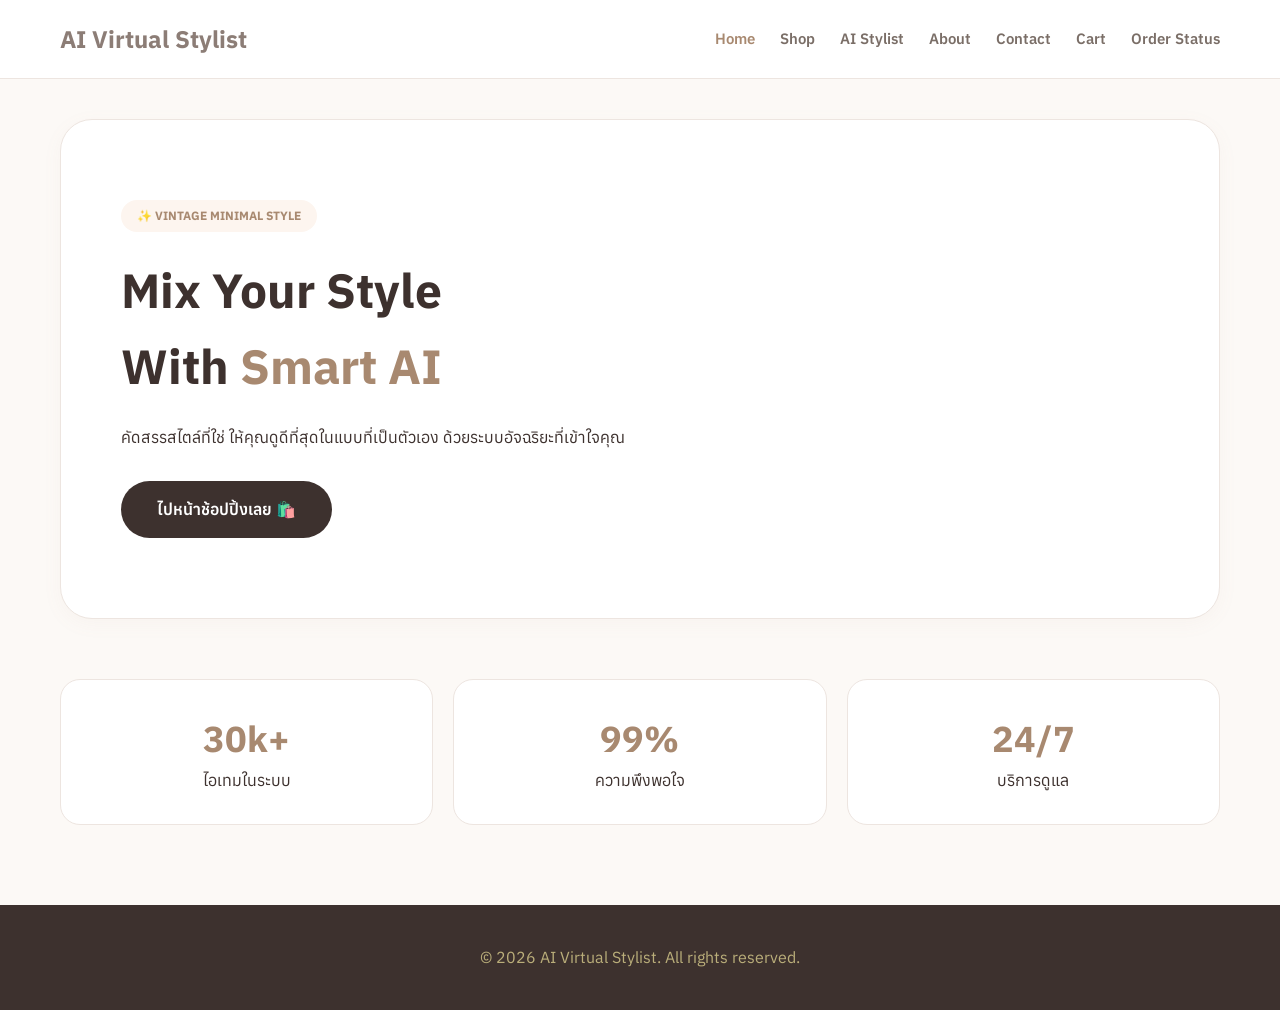
<file: index.html>
<!DOCTYPE html>
<html lang="th">
<head>
    <meta charset="UTF-8">
    <meta name="viewport" content="width=device-width, initial-scale=1.0">
    <title>AI Virtual Stylist - Home</title>
    <link href="https://fonts.googleapis.com/css2?family=Anuphan:wght@300;400;500;600;700&display=swap" rel="stylesheet">
    <style>
        :root {
            --primary-brown: #8c7d76;
            --accent-brown: #a88970;
            --bg-cream: #fcf9f6;
            --text-dark: #3d312e;
            --border-color: #ede5e0;
        }

        * { margin: 0; padding: 0; box-sizing: border-box; font-family: 'Anuphan', sans-serif; }
        body { background-color: var(--bg-cream); color: var(--text-dark); line-height: 1.6; }
        a { text-decoration: none; color: inherit; }

        header { background-color: rgba(255, 255, 255, 0.95); border-bottom: 1px solid var(--border-color); position: sticky; top: 0; z-index: 1000; }
        .navbar { max-width: 1200px; margin: 0 auto; display: flex; justify-content: space-between; align-items: center; padding: 20px; }
        .logo { font-size: 24px; font-weight: 700; color: var(--primary-brown); }
        .nav-links { display: flex; list-style: none; gap: 25px; }
        .nav-links a { font-weight: 600; font-size: 15px; color: #7a6e67; transition: 0.3s; }
        .nav-links a:hover, .nav-links a.active { color: var(--accent-brown); }

        .hero-container { max-width: 1200px; margin: 40px auto; padding: 0 20px; }
        .hero-banner { background: #ffffff; border: 1px solid var(--border-color); border-radius: 32px; display: grid; grid-template-columns: 1.1fr 0.9fr; overflow: hidden; box-shadow: 0 5px 20px rgba(168,137,112,0.05); }
        .hero-text-side { padding: 80px 60px; }
        
        /* ส่วนที่ใส่รูปภาพ */
        .hero-img-side { 
            background-image: url('https://images.unsplash.com/photo-1523381210434-271e8be1f52b?q=80&w=1000&auto=format&fit=crop'); 
            background-size: cover; 
            background-position: center; 
            min-height: 400px; 
        }

        .badge-ai { background: #fdf5ef; color: var(--accent-brown); padding: 6px 16px; border-radius: 30px; font-weight: 700; font-size: 12px; margin-bottom: 20px; display: inline-block; }
        h1 { font-size: 48px; color: var(--text-dark); margin-bottom: 20px; }
        h1 span { color: var(--accent-brown); }
        .btn-primary { background: var(--text-dark); color: white; padding: 16px 36px; border-radius: 30px; font-weight: 600; transition: 0.3s; display: inline-block; }
        .btn-primary:hover { background: var(--accent-brown); }
        .btn-secondary { background: transparent; border: 2px solid var(--border-color); color: var(--text-dark); padding: 16px 36px; border-radius: 30px; font-weight: 600; transition: 0.3s; }
        .btn-secondary:hover { border-color: var(--accent-brown); color: var(--accent-brown); }

        .stat-card { background: white; border: 1px solid var(--border-color); padding: 30px; border-radius: 20px; text-align: center; }
        .stat-number { color: var(--accent-brown); font-size: 36px; font-weight: 700; }

        footer { background: var(--text-dark); color: #baae7a; text-align: center; padding: 40px; margin-top: 80px; }
    </style>
</head>
<body>
    <header>
        <nav class="navbar">
            <div class="logo">AI Virtual Stylist</div>
            <ul class="nav-links">
                <li><a href="index.html" class="active">Home</a></li>
                <li><a href="shop.html">Shop</a></li>
                <li><a href="stylist.html">AI Stylist</a></li>
                <li><a href="about.html">About</a></li>
                <li><a href="contact.html">Contact</a></li>
                <li><a href="Cart.html">Cart</a></li>
                <li><a href="order-success.html">Order Status </a></li>
                
             
            </ul>
        </nav>
    </header>

    <main class="hero-container">
        <div class="hero-banner">
            <div class="hero-text-side">
                <span class="badge-ai">✨ VINTAGE MINIMAL STYLE</span>
                <h1>Mix Your Style<br>With <span>Smart AI</span></h1>
                <p>คัดสรรสไตล์ที่ใช่ ให้คุณดูดีที่สุดในแบบที่เป็นตัวเอง ด้วยระบบอัจฉริยะที่เข้าใจคุณ</p>
                <div style="margin-top: 30px; display: flex; gap: 15px;">
                    <a href="shop.html" class="btn-primary">ไปหน้าช้อปปิ้งเลย 🛍️</a>
                    
                </div>
            </div>
            <!-- รูปภาพถูกใส่ตรงนี้แล้วค่ะ -->
            <div class="hero-img-side"></div>
        </div>
    </main>

    <section style="max-width: 1200px; margin: 60px auto; display: grid; grid-template-columns: repeat(3, 1fr); gap: 20px; padding: 0 20px;">
        <div class="stat-card"><div class="stat-number">30k+</div><div class="stat-label">ไอเทมในระบบ</div></div>
        <div class="stat-card"><div class="stat-number">99%</div><div class="stat-label">ความพึงพอใจ</div></div>
        <div class="stat-card"><div class="stat-number">24/7</div><div class="stat-label">บริการดูแล</div></div>
    </section>

    <footer><p>&copy; 2026 AI Virtual Stylist. All rights reserved.</p></footer>
</body>
</html>
</file>
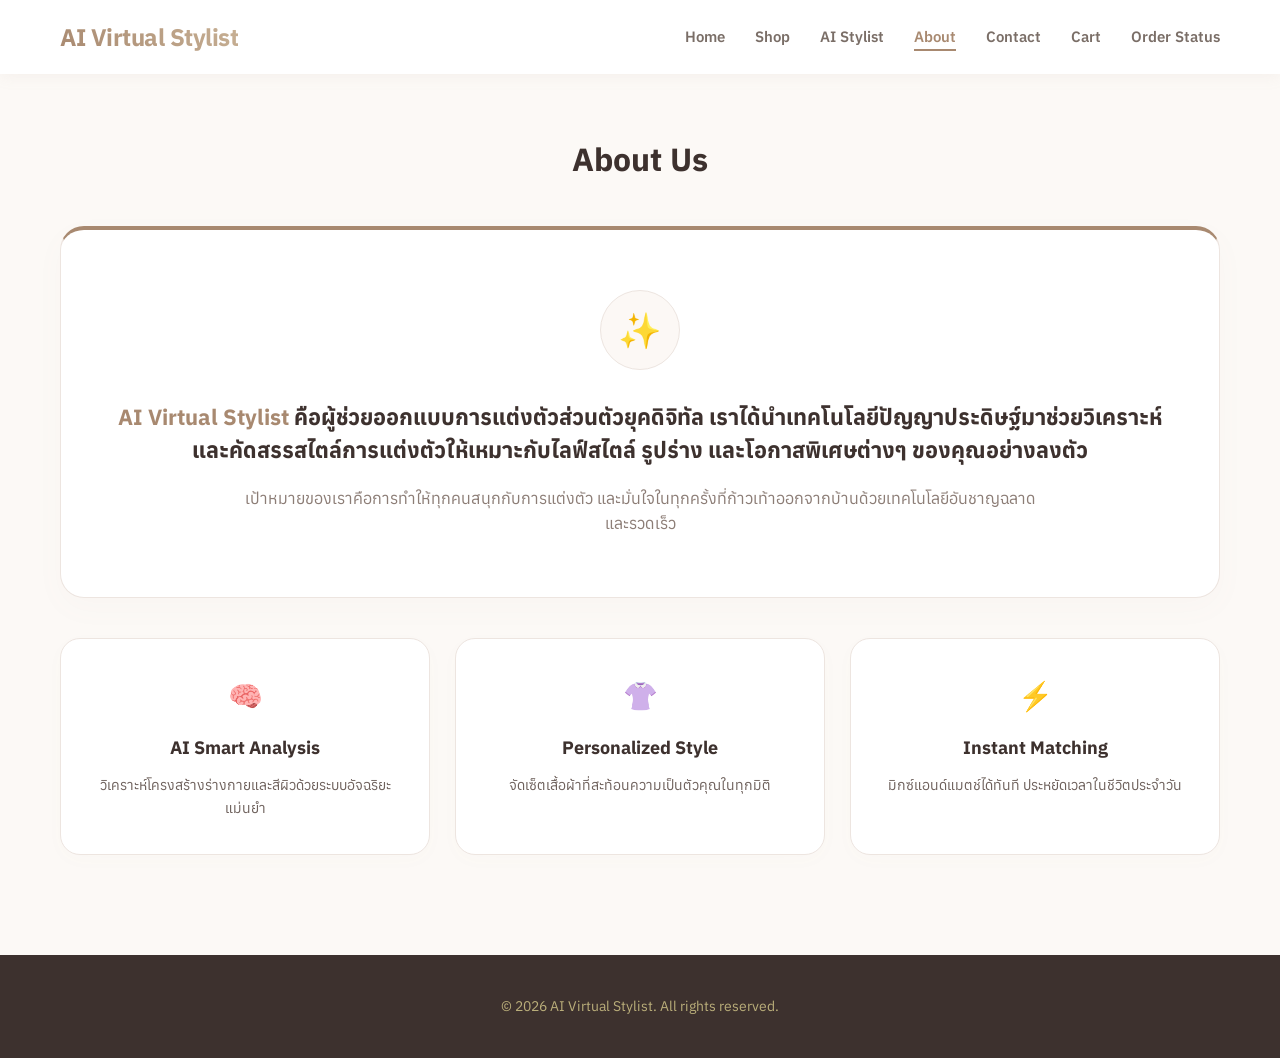
<file: about.html>
<!DOCTYPE html>
<html lang="th">
<head>
    <meta charset="UTF-8">
    <meta name="viewport" content="width=device-width, initial-scale=1.0">
    <title>AI Virtual Stylist - About</title>
    <link rel="preconnect" href="https://fonts.googleapis.com">
    <link rel="preconnect" href="https://fonts.gstatic.com" crossorigin>
    <link href="https://fonts.googleapis.com/css2?family=Anuphan:wght@300;400;500;600;700&display=swap" rel="stylesheet">
    <style>
        * {
            margin: 0;
            padding: 0;
            box-sizing: border-box;
            font-family: 'Anuphan', sans-serif;
        }

        body {
            background-color: #fcf9f6;
            color: #4a3e3d;
            line-height: 1.6;
        }

        a {
            text-decoration: none;
            color: inherit;
        }

        /* --- Navigation Bar --- */
        header {
            background-color: rgba(255, 255, 255, 0.95);
            backdrop-filter: blur(10px);
            box-shadow: 0 2px 15px rgba(180,160,150,0.1);
            position: sticky;
            top: 0;
            z-index: 1000;
        }

        .navbar {
            max-width: 1200px;
            margin: 0 auto;
            display: flex;
            justify-content: space-between;
            align-items: center;
            padding: 18px 20px;
        }

        .logo {
            font-size: 24px;
            font-weight: 700;
            background: linear-gradient(45deg, #a88970, #c8b195);
            -webkit-background-clip: text;
            -webkit-text-fill-color: transparent;
            letter-spacing: -0.5px;
        }

        .nav-links {
            display: flex;
            list-style: none;
            gap: 30px;
        }

        .nav-links a {
            font-weight: 600;
            font-size: 15px;
            color: #7a6e67;
            transition: all 0.3s ease;
            position: relative;
            padding: 5px 0;
        }

        .nav-links a:hover, .nav-links a.active {
            color: #a88970;
        }

        .nav-links a::after {
            content: '';
            position: absolute;
            bottom: 0;
            left: 0;
            width: 0;
            height: 2px;
            background: #a88970;
            transition: width 0.3s ease;
        }

        .nav-links a:hover::after, .nav-links a.active::after {
            width: 100%;
        }

        /* --- Main Content --- */
        .about-container {
            max-width: 1200px;
            margin: 60px auto;
            padding: 0 20px;
        }

        .about-title {
            text-align: center;
            font-size: 32px;
            font-weight: 700;
            color: #3d312e;
            margin-bottom: 40px;
        }

        /* การ์ดเนื้อหาหลักแบบ Vintage คลีนๆ */
        .main-card {
            background: white;
            border: 1px solid #ede5e0;
            border-top: 4px solid #a88970; /* เปลี่ยนจากแถบสีนีออนเป็นสีน้ำตาล */
            border-radius: 24px;
            padding: 60px 40px;
            text-align: center;
            box-shadow: 0 10px 30px rgba(168,137,112,0.03);
            margin-bottom: 40px;
        }

        .main-icon {
            width: 80px;
            height: 80px;
            background-color: #fcf8f5;
            border: 1px solid #ede5e0;
            border-radius: 50%;
            display: flex;
            align-items: center;
            justify-content: center;
            margin: 0 auto 30px auto;
            font-size: 35px;
        }

        .main-card h2 {
            font-size: 22px;
            color: #3d312e;
            margin-bottom: 20px;
            line-height: 1.5;
        }

        .main-card h2 span {
            color: #a88970;
        }

        .main-card p {
            font-size: 16px;
            color: #8c7d76;
            max-width: 800px;
            margin: 0 auto;
        }

        /* --- Sub Features Grid --- */
        .sub-grid {
            display: grid;
            grid-template-columns: repeat(auto-fit, minmax(280px, 1fr));
            gap: 25px;
        }

        .sub-card {
            background: white;
            border: 1px solid #ede5e0;
            border-radius: 20px;
            padding: 35px 25px;
            text-align: center;
            box-shadow: 0 5px 20px rgba(168,137,112,0.02);
        }

        .sub-icon {
            font-size: 28px;
            margin-bottom: 15px;
            display: block;
        }

        .sub-card h3 {
            font-size: 18px;
            color: #3d312e;
            margin-bottom: 12px;
        }

        .sub-card p {
            font-size: 14px;
            color: #6e615c;
        }

        /* --- Footer --- */
        footer {
            background: #3d312e;
            color: #baae7a;
            text-align: center;
            padding: 40px 20px;
            font-size: 14px;
            margin-top: 100px;
        }
    </style>
</head>
<body>

    <header>
        <nav class="navbar">
            <div class="logo">AI Virtual Stylist</div>
            <ul class="nav-links">
                <li><a href="index.html">Home</a></li>
                <li><a href="shop.html">Shop</a></li>
                <li><a href="stylist.html">AI Stylist</a></li>
                <li><a href="about.html" class="active">About</a></li>
                <li><a href="contact.html">Contact</a></li>
                <li><a href="Cart.html">Cart</a></li>
                <li><a href="order-success.html">Order Status </a></li>
                
                
            </ul>
        </nav>
    </header>

    <main class="about-container">
        <h1 class="about-title">About Us</h1>

        <div class="main-card">
            <div class="main-icon">✨</div>
            <h2><span>AI Virtual Stylist</span> คือผู้ช่วยออกแบบการแต่งตัวส่วนตัวยุคดิจิทัล เราได้นำเทคโนโลยีปัญญาประดิษฐ์มาช่วยวิเคราะห์และคัดสรรสไตล์การแต่งตัวให้เหมาะกับไลฟ์สไตล์ รูปร่าง และโอกาสพิเศษต่างๆ ของคุณอย่างลงตัว</h2>
            <p>เป้าหมายของเราคือการทำให้ทุกคนสนุกกับการแต่งตัว และมั่นใจในทุกครั้งที่ก้าวเท้าออกจากบ้านด้วยเทคโนโลยีอันชาญฉลาดและรวดเร็ว</p>
        </div>

        <div class="sub-grid">
            <div class="sub-card">
                <span class="sub-icon">🧠</span>
                <h3>AI Smart Analysis</h3>
                <p>วิเคราะห์โครงสร้างร่างกายและสีผิวด้วยระบบอัจฉริยะแม่นยำ</p>
            </div>
            <div class="sub-card">
                <span class="sub-icon">👚</span>
                <h3>Personalized Style</h3>
                <p>จัดเซ็ตเสื้อผ้าที่สะท้อนความเป็นตัวคุณในทุกมิติ</p>
            </div>
            <div class="sub-card">
                <span class="sub-icon">⚡</span>
                <h3>Instant Matching</h3>
                <p>มิกซ์แอนด์แมตช์ได้ทันที ประหยัดเวลาในชีวิตประจำวัน</p>
            </div>
        </div>
    </main>

    <footer>
        <p>&copy; 2026 AI Virtual Stylist. All rights reserved.</p>
    </footer>

</body>
</html>
</file>
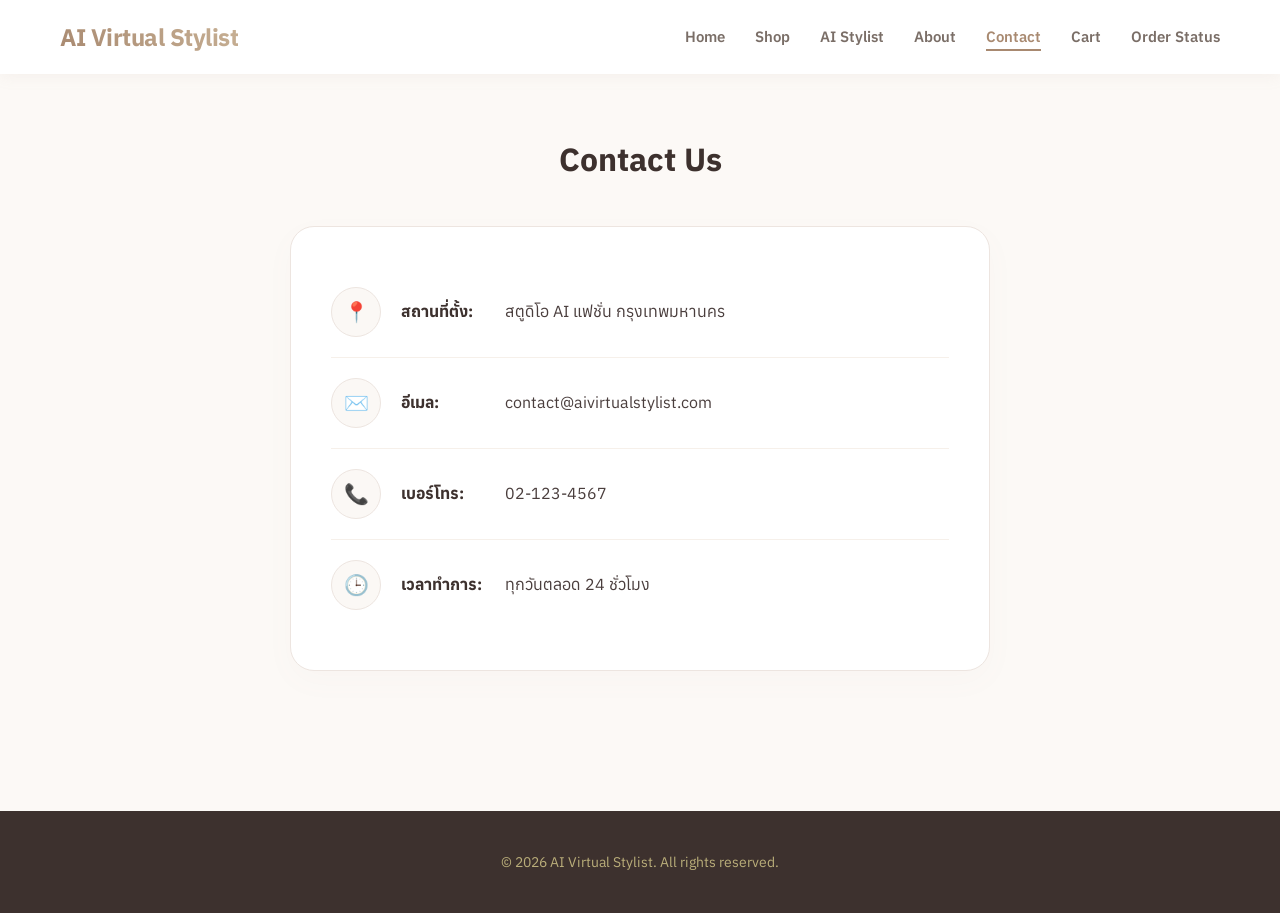
<file: contact.html>
<!DOCTYPE html>
<html lang="th">
<head>
    <meta charset="UTF-8">
    <meta name="viewport" content="width=device-width, initial-scale=1.0">
    <title>AI Virtual Stylist - Contact</title>
    <link rel="preconnect" href="https://fonts.googleapis.com">
    <link rel="preconnect" href="https://fonts.gstatic.com" crossorigin>
    <link href="https://fonts.googleapis.com/css2?family=Anuphan:wght@300;400;500;600;700&display=swap" rel="stylesheet">
    <style>
        * {
            margin: 0;
            padding: 0;
            box-sizing: border-box;
            font-family: 'Anuphan', sans-serif;
        }

        body {
            background-color: #fcf9f6;
            color: #4a3e3d;
            line-height: 1.6;
        }

        a {
            text-decoration: none;
            color: inherit;
        }

        /* --- Navigation Bar --- */
        header {
            background-color: rgba(255, 255, 255, 0.95);
            backdrop-filter: blur(10px);
            box-shadow: 0 2px 15px rgba(180,160,150,0.1);
            position: sticky;
            top: 0;
            z-index: 1000;
        }

        .navbar {
            max-width: 1200px;
            margin: 0 auto;
            display: flex;
            justify-content: space-between;
            align-items: center;
            padding: 18px 20px;
        }

        .logo {
            font-size: 24px;
            font-weight: 700;
            background: linear-gradient(45deg, #a88970, #c8b195);
            -webkit-background-clip: text;
            -webkit-text-fill-color: transparent;
            letter-spacing: -0.5px;
        }

        .nav-links {
            display: flex;
            list-style: none;
            gap: 30px;
        }

        .nav-links a {
            font-weight: 600;
            font-size: 15px;
            color: #7a6e67;
            transition: all 0.3s ease;
            position: relative;
            padding: 5px 0;
        }

        .nav-links a:hover, .nav-links a.active {
            color: #a88970;
        }

        .nav-links a::after {
            content: '';
            position: absolute;
            bottom: 0;
            left: 0;
            width: 0;
            height: 2px;
            background: #a88970;
            transition: width 0.3s ease;
        }

        .nav-links a:hover::after, .nav-links a.active::after {
            width: 100%;
        }

        /* --- Contact Content --- */
        .contact-container {
            max-width: 1200px;
            margin: 60px auto;
            padding: 0 20px;
        }

        .contact-title {
            text-align: center;
            font-size: 32px;
            font-weight: 700;
            color: #3d312e;
            margin-bottom: 40px;
        }

        .info-card {
            background: white;
            border: 1px solid #ede5e0;
            border-radius: 24px;
            padding: 40px;
            max-width: 700px;
            margin: 0 auto;
            box-shadow: 0 10px 30px rgba(168,137,112,0.03);
        }

        .info-item {
            display: flex;
            align-items: center;
            padding: 20px 0;
            border-bottom: 1px solid #f6f0ea;
        }

        .info-item:last-child {
            border-bottom: none;
        }

        /* ตกแต่งไอคอนกลมๆ สไตล์เอิร์ธโทน */
        .info-icon {
            width: 50px;
            height: 50px;
            background-color: #fbf8f5;
            border: 1px solid #ede5e0;
            border-radius: 50%;
            display: flex;
            align-items: center;
            justify-content: center;
            font-size: 20px;
            margin-right: 20px;
            flex-shrink: 0;
        }

        .info-text p {
            font-size: 16px;
            color: #4a3e3d;
        }

        .info-text p strong {
            color: #3d312e;
            display: inline-block;
            width: 100px;
        }

        /* --- Footer --- */
        footer {
            background: #3d312e;
            color: #baae7a;
            text-align: center;
            padding: 40px 20px;
            font-size: 14px;
            margin-top: 140px;
        }
    </style>
</head>
<body>

    <header>
        <nav class="navbar">
            <div class="logo">AI Virtual Stylist</div>
            <ul class="nav-links">
                <li><a href="index.html">Home</a></li>
                <li><a href="shop.html">Shop</a></li>
                <li><a href="stylist.html">AI Stylist</a></li>
                <li><a href="about.html">About</a></li>
                <li><a href="contact.html" class="active">Contact</a></li>
                <li><a href="Cart.html">Cart</a></li>
                <li><a href="order-success.html">Order Status </a></li>
                
            
            </ul>
        </nav>
    </header>

    <main class="contact-container">
        <h1 class="contact-title">Contact Us</h1>

        <div class="info-card">
            <div class="info-item">
                <div class="info-icon">📍</div>
                <div class="info-text">
                    <p><strong>สถานที่ตั้ง:</strong> สตูดิโอ AI แฟชั่น กรุงเทพมหานคร</p>
                </div>
            </div>
            <div class="info-item">
                <div class="info-icon">✉️</div>
                <div class="info-text">
                    <p><strong>อีเมล:</strong> contact@aivirtualstylist.com</p>
                </div>
            </div>
            <div class="info-item">
                <div class="info-icon">📞</div>
                <div class="info-text">
                    <p><strong>เบอร์โทร:</strong> 02-123-4567</p>
                </div>
            </div>
            <div class="info-item">
                <div class="info-icon">🕒</div>
                <div class="info-text">
                    <p><strong>เวลาทำการ:</strong> ทุกวันตลอด 24 ชั่วโมง</p>
                </div>
            </div>
        </div>
    </main>

    <footer>
        <p>&copy; 2026 AI Virtual Stylist. All rights reserved.</p>
    </footer>

</body>
</html>
</file>
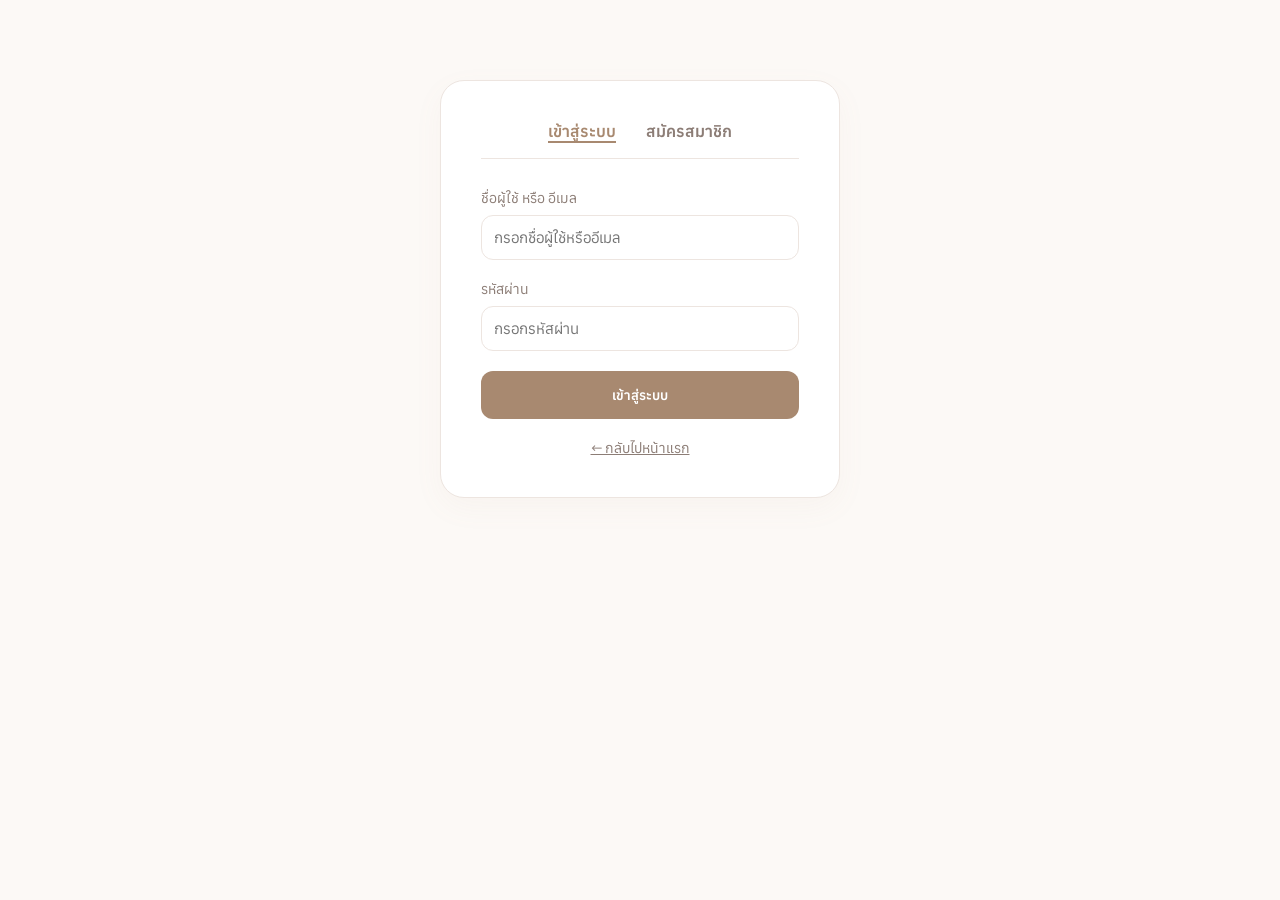
<file: login.html>
<!DOCTYPE html>
<html lang="th">
<head>
    <meta charset="UTF-8">
    <meta name="viewport" content="width=device-width, initial-scale=1.0">
    <title>เข้าสู่ระบบ | AI Virtual Stylist</title>
    <link href="https://fonts.googleapis.com/css2?family=Anuphan:wght@300;400;600;700&display=swap" rel="stylesheet">
    <style>
        * { margin: 0; padding: 0; box-sizing: border-box; font-family: 'Anuphan', sans-serif; }
        body { background-color: #fcf9f6; color: #4a3e3d; padding: 40px 20px; }
        
        .auth-container {
            max-width: 400px; margin: 40px auto; background: white; 
            padding: 40px; border-radius: 24px; border: 1px solid #ede5e0;
            box-shadow: 0 10px 30px rgba(168,137,112,0.05);
        }

        .auth-tabs { display: flex; justify-content: center; gap: 30px; margin-bottom: 30px; border-bottom: 1px solid #ede5e0; padding-bottom: 15px; }
        .tab { cursor: pointer; font-weight: 600; color: #8c7d76; transition: 0.3s; }
        .tab.active { color: #a88970; border-bottom: 2px solid #a88970; }

        .form-group { margin-bottom: 20px; }
        .form-group label { display: block; margin-bottom: 8px; font-size: 14px; color: #8c7d76; }
        .form-group input { 
            width: 100%; padding: 12px; border: 1px solid #ede5e0; 
            border-radius: 12px; outline: none; font-size: 15px;
        }

        .btn-auth { 
            width: 100%; background-color: #a88970; color: white; border: none; 
            padding: 15px; border-radius: 12px; font-weight: 600; cursor: pointer; transition: 0.3s;
        }
        .btn-auth:hover { background-color: #4a3e3d; }
        
        .back-link { display: block; text-align: center; margin-top: 20px; color: #8c7d76; font-size: 14px; }
        .hidden { display: none; }
    </style>
</head>
<body>

    <div class="auth-container">
        <div class="auth-tabs">
            <div id="tab-login" class="tab active" onclick="switchForm('login')">เข้าสู่ระบบ</div>
            <div id="tab-register" class="tab" onclick="switchForm('register')">สมัครสมาชิก</div>
        </div>

        <form id="login-form" onsubmit="handleLogin(event)">
            <div class="form-group">
                <label>ชื่อผู้ใช้ หรือ อีเมล</label>
                <input type="text" required placeholder="กรอกชื่อผู้ใช้หรืออีเมล">
            </div>
            <div class="form-group">
                <label>รหัสผ่าน</label>
                <input type="password" required placeholder="กรอกรหัสผ่าน">
            </div>
            <button type="submit" class="btn-auth">เข้าสู่ระบบ</button>
        </form>

        <form id="register-form" class="hidden" onsubmit="handleRegister(event)">
            <div class="form-group">
                <label>ชื่อผู้ใช้งาน</label>
                <input type="text" required placeholder="ตั้งชื่อผู้ใช้งาน">
            </div>
            <div class="form-group">
                <label>อีเมล</label>
                <input type="email" required placeholder="example@email.com">
            </div>
            <div class="form-group">
                <label>รหัสผ่าน</label>
                <input type="password" required placeholder="ตั้งรหัสผ่าน">
            </div>
            <button type="submit" class="btn-auth">สมัครสมาชิกใหม่</button>
        </form>

        <a href="index.html" class="back-link">← กลับไปหน้าแรก</a>
    </div>

    <script>
        function switchForm(type) {
            document.getElementById('login-form').classList.toggle('hidden', type !== 'login');
            document.getElementById('register-form').classList.toggle('hidden', type !== 'register');
            document.getElementById('tab-login').classList.toggle('active', type === 'login');
            document.getElementById('tab-register').classList.toggle('active', type === 'register');
        }

        function handleLogin(event) {
            event.preventDefault();
            alert('ยินดีต้อนรับกลับมาค่ะ!');
            window.location.href = 'index.html';
        }

        function handleRegister(event) {
            event.preventDefault();
            alert('สมัครสมาชิกสำเร็จแล้วค่ะ!');
            switchForm('login');
        }
    </script>
</body>
</html>
</file>
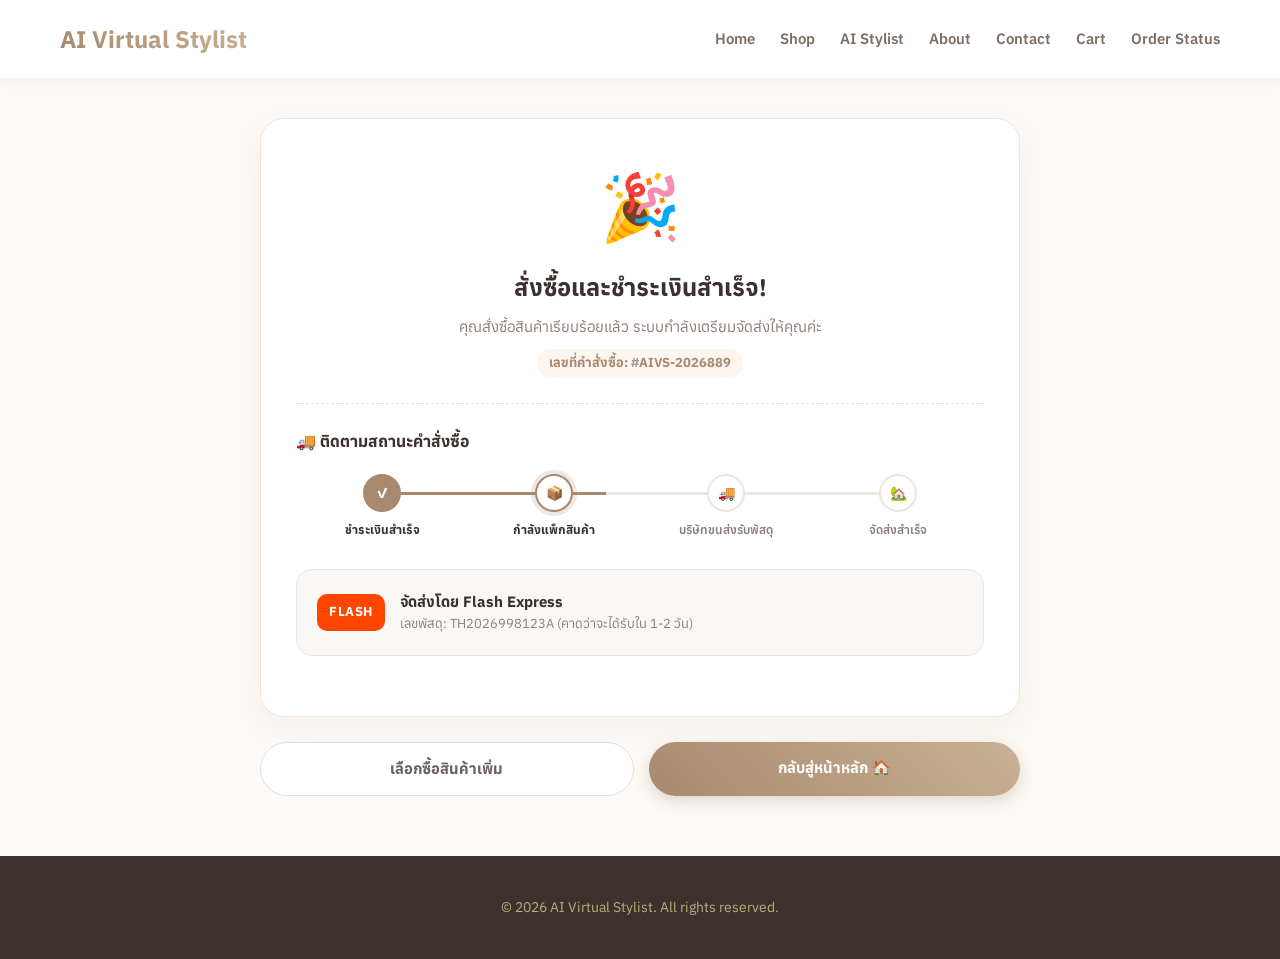
<file: order-success.html>
<!DOCTYPE html>
<html lang="th">
<head>
    <meta charset="UTF-8">
    <meta name="viewport" content="width=device-width, initial-scale=1.0">
    <title>Order Status - AI Virtual Stylist</title>
    <link rel="preconnect" href="https://fonts.googleapis.com">
    <link rel="preconnect" href="https://fonts.gstatic.com" crossorigin>
    <link href="https://fonts.googleapis.com/css2?family=Anuphan:wght@300;400;500;600;700&display=swap" rel="stylesheet">
    <style>
        * { margin: 0; padding: 0; box-sizing: border-box; font-family: 'Anuphan', sans-serif; }
        body { background-color: #fcf9f6; color: #4a3e3d; line-height: 1.6; }
        a { text-decoration: none; color: inherit; }

        header { background-color: #ffffff; box-shadow: 0 2px 15px rgba(180,160,150,0.1); position: sticky; top: 0; z-index: 1000; }
        .navbar { max-width: 1200px; margin: 0 auto; display: flex; justify-content: space-between; align-items: center; padding: 20px; }
        .logo { font-size: 24px; font-weight: 700; background: linear-gradient(45deg, #a88970, #c8b195); -webkit-background-clip: text; -webkit-text-fill-color: transparent; }
        .nav-links { display: flex; list-style: none; gap: 25px; }
        .nav-links a { font-weight: 600; font-size: 15px; color: #7a6e67; }

        .container { max-width: 800px; margin: 40px auto; padding: 0 20px; }
        
        .card { background: white; border-radius: 24px; padding: 35px; border: 1px solid #ede5e0; box-shadow: 0 10px 30px rgba(168,137,112,0.08); margin-bottom: 25px; }
        
        /* Banner Success */
        .status-header { text-align: center; border-bottom: 1px dashed #e6ded9; padding-bottom: 25px; margin-bottom: 25px; }
        .status-icon { font-size: 65px; margin-bottom: 10px; display: inline-block; }
        .status-title { font-size: 24px; font-weight: 700; color: #3d312e; margin-bottom: 8px; }
        .status-desc { font-size: 15px; color: #8c7d76; }
        .order-id { display: inline-block; background: #fdf5ef; color: #a88970; font-weight: 700; padding: 4px 12px; border-radius: 20px; font-size: 13px; margin-top: 10px; }

        /* Timeline Tracker */
        .tracker-title { font-size: 16px; font-weight: 700; color: #3d312e; margin-bottom: 20px; }
        .timeline { display: flex; justify-content: space-between; position: relative; margin-bottom: 30px; }
        .timeline::before { content: ''; position: absolute; top: 18px; left: 10%; width: 80%; height: 3px; background: #ede5e0; z-index: 1; }
        .timeline-progress { position: absolute; top: 18px; left: 10%; width: 35%; height: 3px; background: #a88970; z-index: 1; transition: width 0.5s ease; }
        
        .step { position: relative; z-index: 2; text-align: center; flex: 1; }
        .step-icon { width: 38px; height: 38px; border-radius: 50%; background: #fff; border: 2px solid #ede5e0; display: flex; align-items: center; justify-content: center; margin: 0 auto 8px; font-size: 14px; color: #9c8e87; font-weight: 700; }
        .step.completed .step-icon { background: #a88970; border-color: #a88970; color: white; }
        .step.active .step-icon { background: #fff; border-color: #a88970; color: #a88970; box-shadow: 0 0 0 4px rgba(168,137,112,0.2); }
        .step-text { font-size: 12px; font-weight: 600; color: #8c7d76; }
        .step.completed .step-text, .step.active .step-text { color: #3d312e; font-weight: 700; }

        /* Courier Box (ขนส่ง) */
        .courier-box { background: #faf8f6; border: 1px solid #ede5e0; border-radius: 16px; padding: 20px; display: flex; align-items: center; justify-content: space-between; margin-bottom: 25px; }
        .courier-info { display: flex; align-items: center; gap: 15px; }
        .courier-badge { background: #ff4500; color: white; font-weight: 800; padding: 8px 12px; border-radius: 10px; font-size: 13px; letter-spacing: 0.5px; }
        .courier-name { font-weight: 700; color: #3d312e; font-size: 15px; }
        .courier-track { font-size: 13px; color: #8c7d76; }

        /* Coupon Section (ส่วนลดให้เก็บ) */
        .coupon-section { background: linear-gradient(135deg, #fffcf9 0%, #fdf5ef 100%); border: 1px dashed #a88970; border-radius: 20px; padding: 25px; margin-bottom: 25px; }
        .coupon-title { font-size: 16px; font-weight: 700; color: #3d312e; margin-bottom: 15px; display: flex; align-items: center; gap: 8px; }
        
        .coupon-card { background: white; border: 1px solid #e6ded9; border-radius: 14px; padding: 15px 20px; display: flex; justify-content: space-between; align-items: center; margin-bottom: 10px; box-shadow: 0 4px 10px rgba(0,0,0,0.03); }
        .coupon-card:last-child { margin-bottom: 0; }
        .coupon-info h4 { font-size: 15px; color: #a88970; font-weight: 700; }
        .coupon-info p { font-size: 12px; color: #8c7d76; }
        .btn-claim { background: #a88970; color: white; border: none; padding: 8px 18px; border-radius: 20px; font-weight: 700; font-size: 13px; cursor: pointer; transition: 0.2s; }
        .btn-claim:hover { background: #8c6e56; }
        .btn-claim.claimed { background: #e6ded9; color: #8c7d76; cursor: default; }

        /* Buttons */
        .btn-group { display: flex; gap: 15px; }
        .btn-main { flex: 1; text-align: center; background: linear-gradient(45deg, #a88970, #c8b195); color: white; border: none; padding: 14px; border-radius: 30px; font-weight: 700; font-size: 15px; cursor: pointer; box-shadow: 0 5px 15px rgba(168,137,112,0.3); }
        .btn-sub { flex: 1; text-align: center; background: #fff; color: #6e615c; border: 1px solid #e6ded9; padding: 14px; border-radius: 30px; font-weight: 700; font-size: 15px; cursor: pointer; }

        footer { background: #3d312e; color: #baae7a; text-align: center; padding: 40px 20px; margin-top: 60px; font-size: 14px; }
    </style>
</head>
<body>
    <header>
        <nav class="navbar">
            <div class="logo">AI Virtual Stylist</div>
            <ul class="nav-links">
                <li><a href="index.html">Home</a></li>
                <li><a href="shop.html">Shop</a></li>
                <li><a href="stylist.html">AI Stylist</a></li>
                <li><a href="about.html">About</a></li>
                <li><a href="contact.html" class="active">Contact</a></li>
                <li><a href="Cart.html">Cart</a></li>
                <li><a href="order-success.html">Order Status </a></li>
            </ul>
        </nav>
    </header>

    <div class="container">
        <!-- CARD 1: สถานะคำสั่งซื้อ & ไทม์ไลน์ -->
        <div class="card">
            <div class="status-header">
                <span class="status-icon">🎉</span>
                <h1 class="status-title">สั่งซื้อและชำระเงินสำเร็จ!</h1>
                <p class="status-desc" id="items-summary">คุณสั่งซื้อสินค้าเรียบร้อยแล้ว ระบบกำลังเตรียมจัดส่งให้คุณค่ะ</p>
                <div class="order-id">เลขที่คำสั่งซื้อ: #AIVS-2026889</div>
            </div>

            <div class="tracker-title">🚚 ติดตามสถานะคำสั่งซื้อ</div>
            <div class="timeline">
                <div class="timeline-progress"></div>
                <div class="step completed">
                    <div class="step-icon">✓</div>
                    <div class="step-text">ชำระเงินสำเร็จ</div>
                </div>
                <div class="step active">
                    <div class="step-icon">📦</div>
                    <div class="step-text">กำลังแพ็กสินค้า</div>
                </div>
                <div class="step">
                    <div class="step-icon">🚚</div>
                    <div class="step-text">บริษัทขนส่งรับพัสดุ</div>
                </div>
                <div class="step">
                    <div class="step-icon">🏡</div>
                    <div class="step-text">จัดส่งสำเร็จ</div>
                </div>
            </div>

            <!-- ข้อมูลขนส่ง -->
            <div class="courier-box">
                <div class="courier-info">
                    <div class="courier-badge">FLASH</div>
                    <div>
                        <div class="courier-name">จัดส่งโดย Flash Express</div>
                        <div class="courier-track">เลขพัสดุ: TH2026998123A (คาดว่าจะได้รับใน 1-2 วัน)</div>
                    </div>
                </div>
            </div>
        </div>

      
        <!-- ปุ่มทางเลือก -->
        <div class="btn-group">
            <a href="shop.html" class="btn-sub">เลือกซื้อสินค้าเพิ่ม</a>
            <a href="index.html" class="btn-main">กลับสู่หน้าหลัก 🏠</a>
        </div>
    </div>

    <footer><p>&copy; 2026 AI Virtual Stylist. All rights reserved.</p></footer>

    <script>
        // ดึงรายการสินค้าที่เพิ่งสั่งซื้อมาโชว์ในข้อความ
        function loadOrderSummary() {
            const lastOrder = JSON.parse(localStorage.getItem('last_order_items')) || [];
            if(lastOrder.length > 0) {
                const names = lastOrder.map(item => item.name).join(', ');
                document.getElementById('items-summary').innerText = `คุณสั่งซื้อ "${names}" เรียบร้อยแล้ว ระบบกำลังเตรียมจัดส่งให้คุณค่ะ`;
            }
        }

        // ฟังก์ชันกดเก็บโค้ดส่วนลด
        function claimCoupon(btn) {
            btn.innerText = "เก็บแล้ว ✓";
            btn.classList.add('claimed');
            btn.disabled = true;
            alert("🎉 เก็บโค้ดส่วนลดสำเร็จ! ระบบบันทึกโค้ดไว้ให้คุณแล้วค่ะ");
        }

        loadOrderSummary();
    </script>
</body>
</html>
</file>
